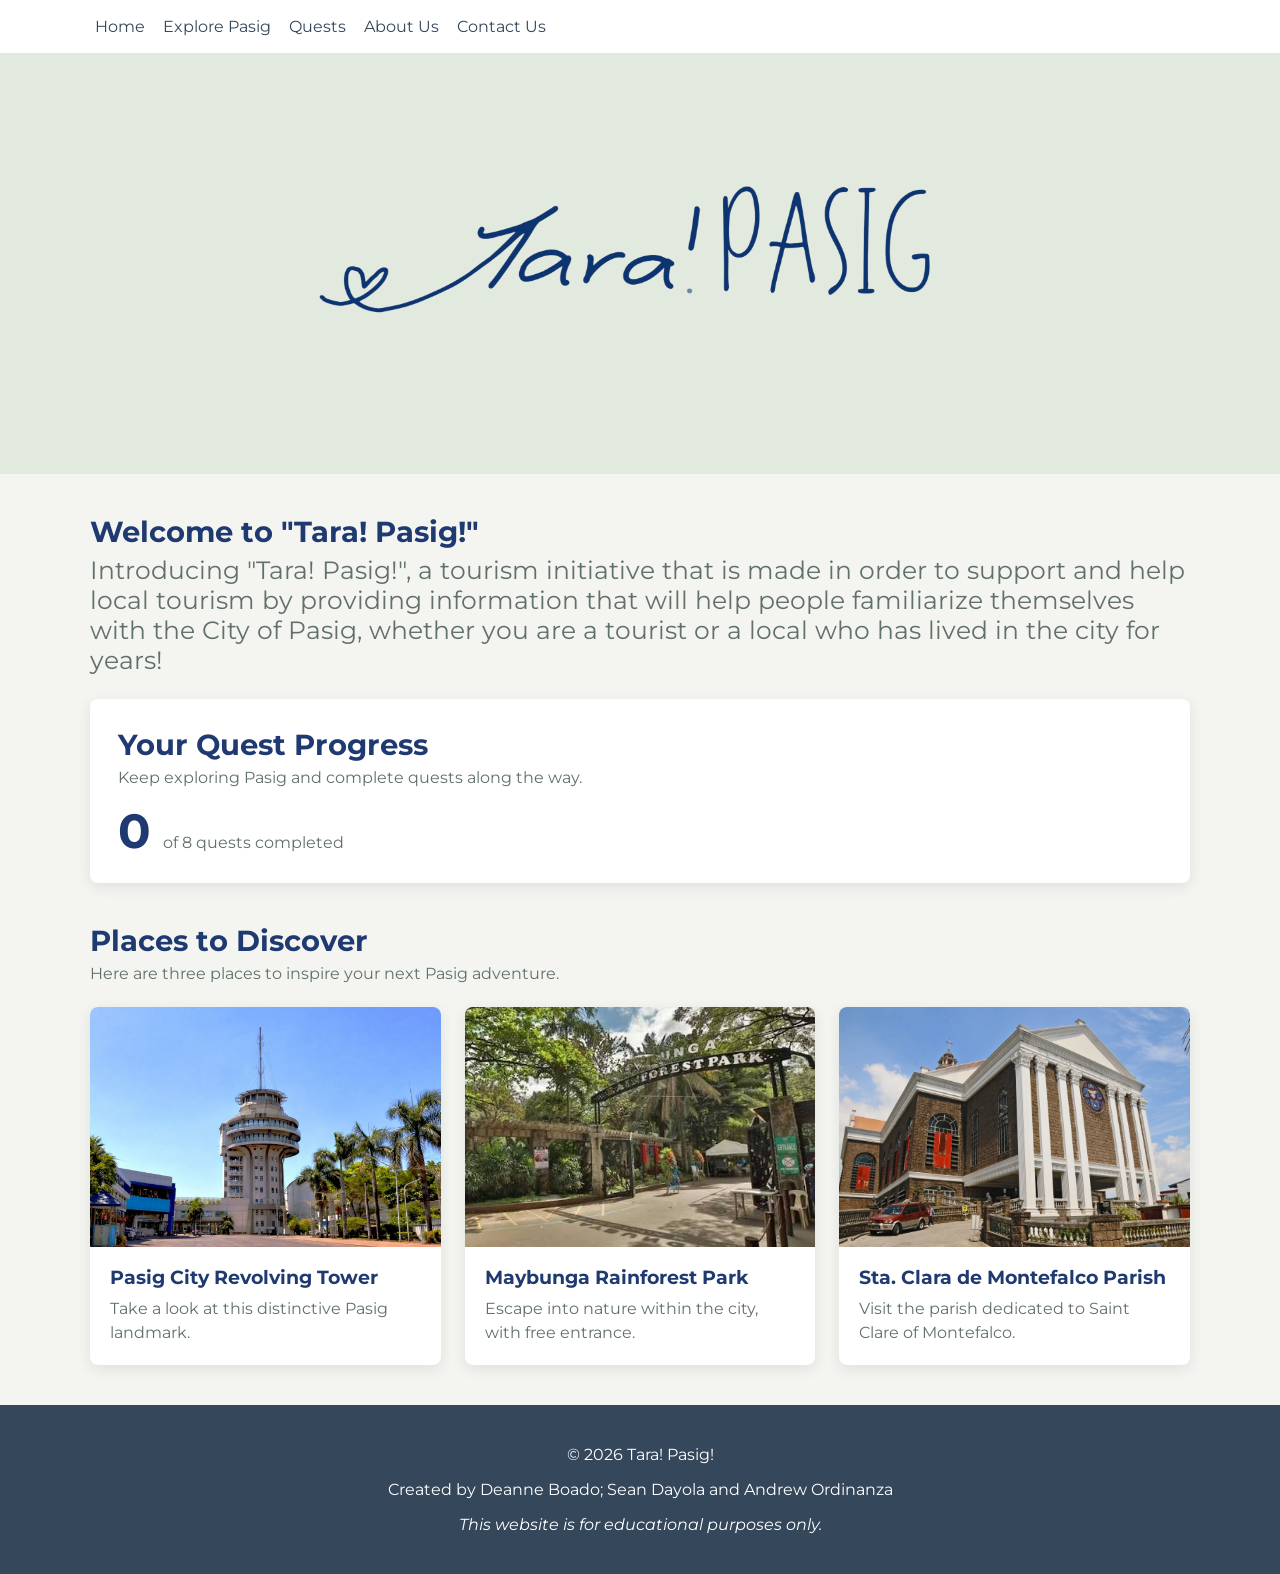
<file: index.html>
<!DOCTYPE html>
<html lang="en">
<head>
    <meta charset="UTF-8">
    <meta name="viewport" content="width=device-width, initial-scale=1">
    <title>Tara! Pasig! | Home</title>
    <link rel="stylesheet" href="common.css">
    <link rel="preconnect" href="https://fonts.googleapis.com">
    <link rel="preconnect" href="https://fonts.gstatic.com" crossorigin>
    <link href="https://fonts.googleapis.com/css2?family=Intel+One+Mono:ital,wght@0,300..700;1,300..700&family=Montserrat:ital,wght@0,100..900;1,100..900&family=Raleway:ital,wght@0,100..900;1,100..900&display=swap" rel="stylesheet">
</head>
<body class="home-page">
    <nav class="site-nav" aria-label="Main navigation">
        <a href="index.html" aria-current="page">Home</a>
        <a href="explore.html">Explore Pasig</a>
        <a href="quests.html">Quests</a>
        <a href="aboutus.html">About Us</a>
        <a href="contactus.html">Contact Us</a>
    </nav>

    <header class="home-hero">
        <h1 class="visually-hidden">Tara! Pasig!</h1>
        <img src="src/TaraPasig.png" alt="Tara! Pasig!">
    </header>

    <main>
        <section class="gallery-section">
            <div class="section-heading">
                <h2 id = "destinations-title">Welcome to "Tara! Pasig!"</h2>
                <p style="font-size: 25px">Introducing "Tara! Pasig!", a tourism initiative that is made in order to support and help 
                    local tourism by providing information that will help people familiarize themselves with the City of Pasig, whether you are a tourist or a local who has lived in the city for years!</p>
            </div>      
        </section>

        <section class="home-progress" aria-labelledby="progress-title">
            <div class="section-heading">
                <h2 id="progress-title">Your Quest Progress</h2>
                <p>Keep exploring Pasig and complete quests along the way.</p>
            </div>
            <p class="home-progress-count">
                <span id="homeQuestCount">0</span>
                <span>of <span id="homeQuestTotal">0</span> quests completed</span>
            </p>
        </section>

        <section class="gallery-section" aria-labelledby="destinations-title">
            <div class="section-heading">
                <h2 id="destinations-title">Places to Discover</h2>
                <p>Here are three places to inspire your next Pasig adventure.</p>
            </div>
            <div class="gallery" id="featuredLocations"></div>
        </section>
    </main>

    <footer>
        <p>© 2026 Tara! Pasig!</p>
        <p>Created by Deanne Boado; Sean Dayola and Andrew Ordinanza</p>
        <p><i>This website is for educational purposes only.</i></p>
    </footer>

    <script>
        const questIds = [
            "nature-trip",
            "Add-to-Cart",
            "Victor(y)!!!",
            "bless-you",
            "bless-you-two",
            "Ikot-Ikot yarn",
            "pasig-city-museo",
            "Tara! Takbo!"
        ];
        const completedQuests =
            JSON.parse(localStorage.getItem("completedQuests")) || [];
        const completedQuestIds = new Set(
            completedQuests
                .filter(function(quest) {
                    return quest && questIds.includes(quest.id);
                })
                .map(function(quest) {
                    return quest.id;
                })
        );

        document.getElementById("homeQuestCount").textContent =
            completedQuestIds.size;
        document.getElementById("homeQuestTotal").textContent =
            questIds.length;

        const locations = [
            {
                name: "Maybunga Rainforest Park",
                description: "Escape into nature within the city, with free entrance.",
                image: "src/RAVE-1.jpg",
                place: "MaybungaRainforest"
            },
            {
                name: "\"The Victor\" Statue",
                description: "See one of the world's largest art installations.",
                image: "src/The Victor.jpg",
                place: "TheVictor"
            },
            {
                name: "Immaculate Conception Cathedral of Pasig",
                description: "Visit one of the oldest churches in Pasig.",
                image: "src/Immaculate Conception of Pasig.jpg",
                place: "ImmaculateConception"
            },
            {
                name: "Sta. Clara de Montefalco Parish",
                description: "Visit the parish dedicated to Saint Clare of Montefalco.",
                image: "src/Sta. Clara De Montefalco.jpg",
                place: "StaClaraDeMontefalco"
            },
            {
                name: "Pasig City Revolving Tower",
                description: "Take a look at this distinctive Pasig landmark.",
                image: "src/Pasig City Revolving Tower.jpg",
                place: "PasigCityRevolvingTower"
            },
            {
                name: "Mutya ng Pasig Mega Market",
                description: "Browse a variety of goods at the local market.",
                image: "src/Pasig Mega Market.jpg",
                place: "MutyaNgPasigMegaMarket"
            },
            {
                name: "Pasig City Museum",
                description: "Explore Pasig's history and culture.",
                image: "src/Pasig City Museum.jpg",
                place: "PasigCityMuseum"
            },
            {
                name: "PhilSports Arena",
                description: "Visit the multi-purpose sports complex formerly known as ULTRA.",
                image: "src/PhilSports Complex.jpg",
                place: "PhilSportsComplex"
            }
        ];

        for (let index = locations.length - 1; index > 0; index--) {
            const randomIndex = Math.floor(Math.random() * (index + 1));
            [locations[index], locations[randomIndex]] =
                [locations[randomIndex], locations[index]];
        }

        const featuredLocations = document.getElementById("featuredLocations");

        locations.slice(0, 3).forEach(function(location) {
            const card = document.createElement("article");
            card.className = "gallery-card";

            const link = document.createElement("a");
            link.href = "details.html?place=" + encodeURIComponent(location.place);
            link.setAttribute("aria-label", "View details for " + location.name);

            const image = document.createElement("img");
            image.src = location.image;
            image.alt = location.name;
            link.appendChild(image);

            const text = document.createElement("div");
            text.className = "gallery-text";

            const title = document.createElement("h3");
            title.textContent = location.name;

            const description = document.createElement("p");
            description.textContent = location.description;

            text.append(title, description);
            card.append(link, text);
            featuredLocations.appendChild(card);
        });
    </script>
</body>
</html>
</file>
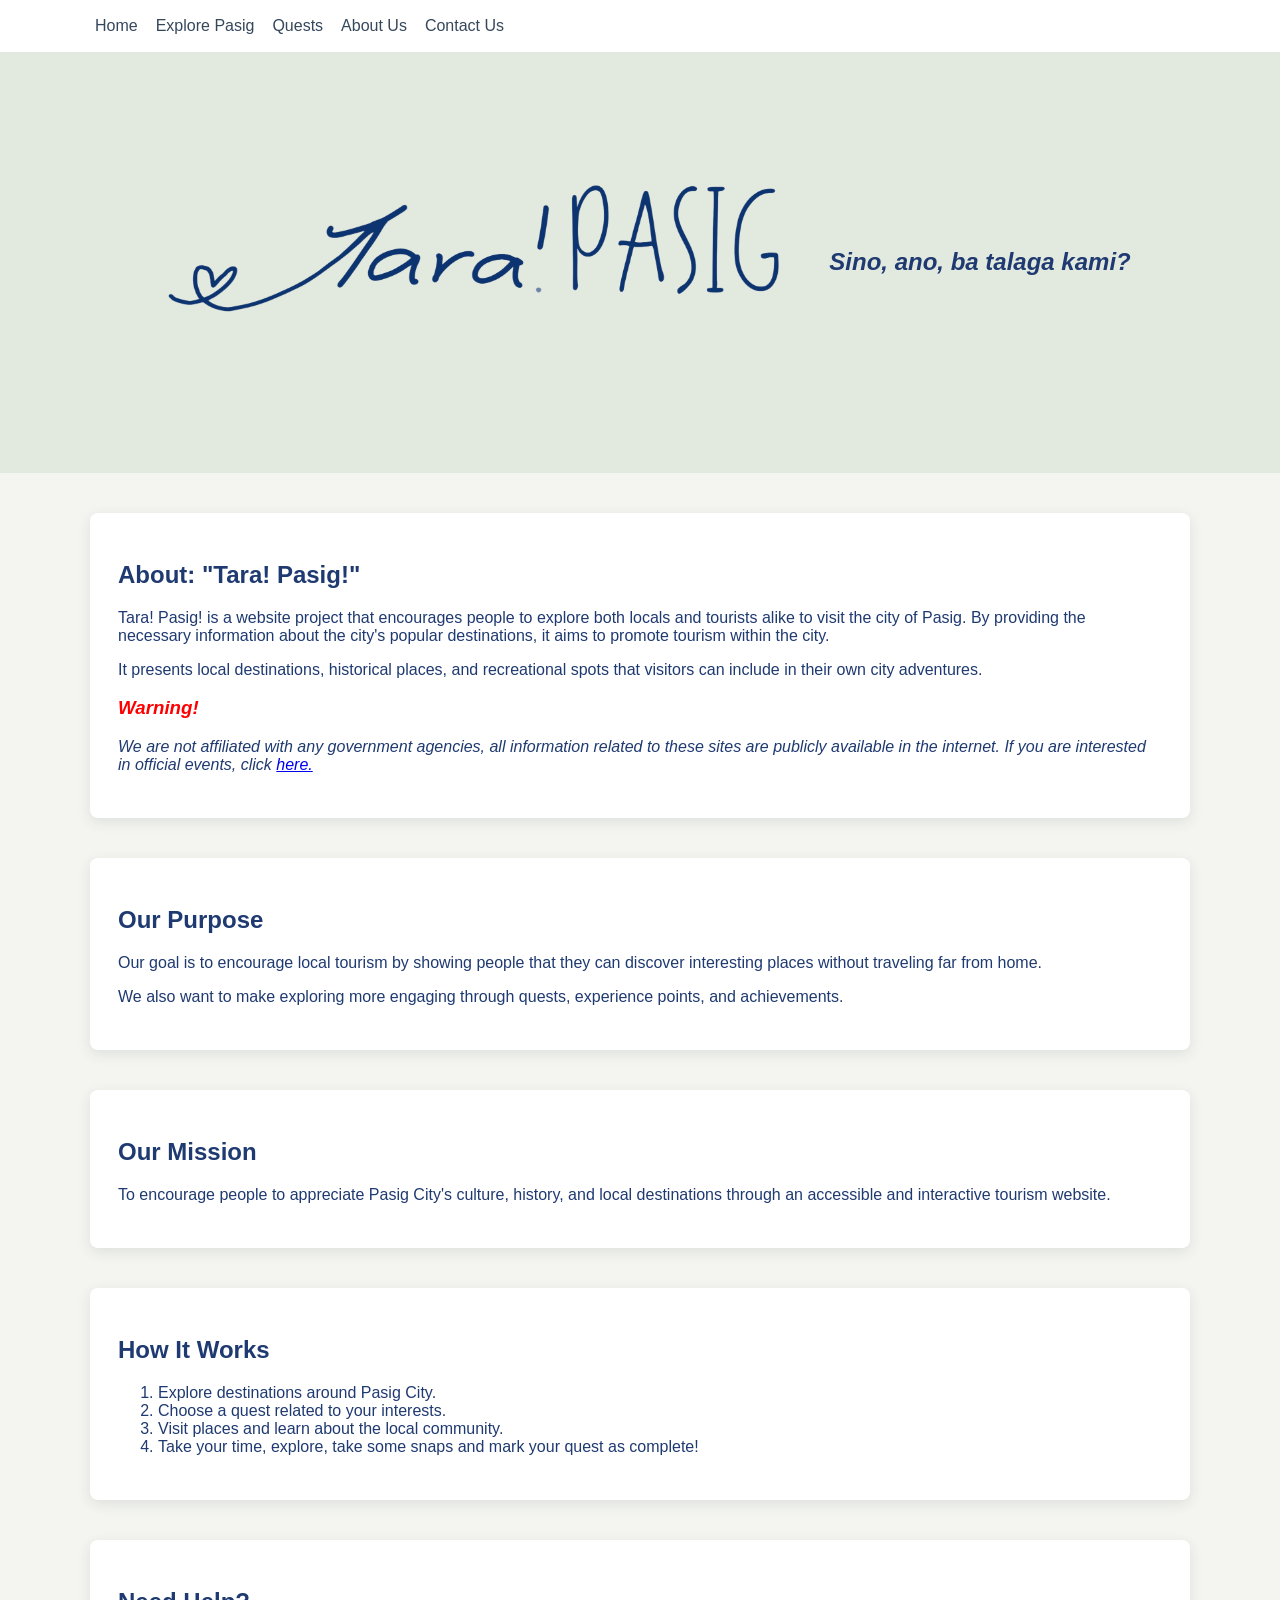
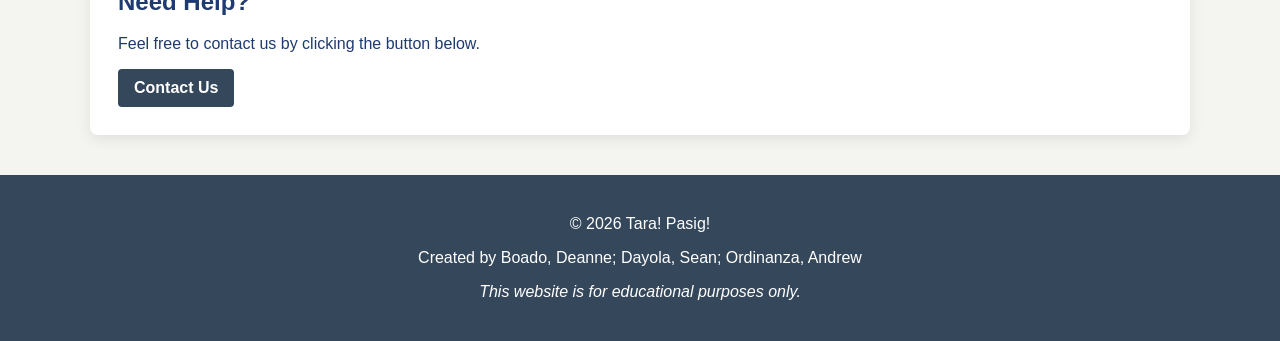
<file: aboutus.html>
<!DOCTYPE html>
<html lang="en">
<head>
    <meta charset="UTF-8">
    <meta name="viewport" content="width=device-width, initial-scale=1.0">
    <title>About Us | Tourist for a Day</title>
    <link rel="stylesheet" href="common.css">
</head>

<body class = "aboutus-page">

    
    <nav class="site-nav" aria-label="Main navigation">
        <a href="index.html">Home</a>
            <a href="explore.html">Explore Pasig</a>
            <a href="quests.html">Quests</a>
            <a href="aboutus.html">About Us</a>
            <a href ="contactus.html">Contact Us</a>
        </nav>

    <header class="home-hero">
        <h1 class="visually-hidden">Tara! Pasig!</h1>
        <img src="src/TaraPasig.png" alt="Tara! Pasig!">
        <h2 style="font-style: italic">Sino, ano, ba talaga kami?</h2>
    </header>

    <main>
        <section class="about-section">
            <h2>About: "Tara! Pasig!"</h2>

            <p>
                Tara! Pasig! is a website project that encourages
                people to explore both locals and tourists alike to visit the city of Pasig.
                By providing the necessary information about the city's popular destinations, it aims
                to promote tourism within the city.
            </p>

            <p>
                It presents local destinations, historical places,
                and recreational spots that visitors can include
                in their own city adventures.
            </p>
            <h3 style="font-style: italic ; color: red;">Warning!</h3>
            <p><em>We are not affiliated with any government agencies, all information related to these sites are publicly available in the internet. If you are interested in official events, click <a href="https://www.facebook.com/CATOPasig/">here.</a></em></p>
        </section>

        <section>
            <h2>Our Purpose</h2>

            <p>
                Our goal is to encourage local tourism by showing
                people that they can discover interesting places
                without traveling far from home.
            </p>

            <p>
                We also want to make exploring more engaging through
                quests, experience points, and achievements.
            </p>
        </section>
        
                <section>
                    <h2>Our Mission</h2>
        
                    <p>
                        To encourage people to appreciate Pasig City's
                        culture, history, and local destinations through
                        an accessible and interactive tourism website.
                    </p>
                </section>

        <section>
            <h2>How It Works</h2>

            <ol>
                <li>Explore destinations around Pasig City.</li>
                <li>Choose a quest related to your interests.</li>
                <li>Visit places and learn about the local community.</li>
                <li>Take your time, explore, take some snaps and mark your quest as complete!</li>
            </ol>
        </section>


       <section>
            <h2>Need Help?</h2>
            <p>Feel free to contact us by clicking the button below.</p>
            <button class= "location-btn" onclick="window.location.href='contactus.html'">Contact Us</button>
       </section>
    </main>

    <footer>
       
        <p>© 2026 Tara! Pasig!</p>
        <p>Created by Boado, Deanne; Dayola, Sean; Ordinanza, Andrew</p>
        <p><i>This website is for educational purposes only.</i></p>
        
    </footer>

</body>
</html>
</file>
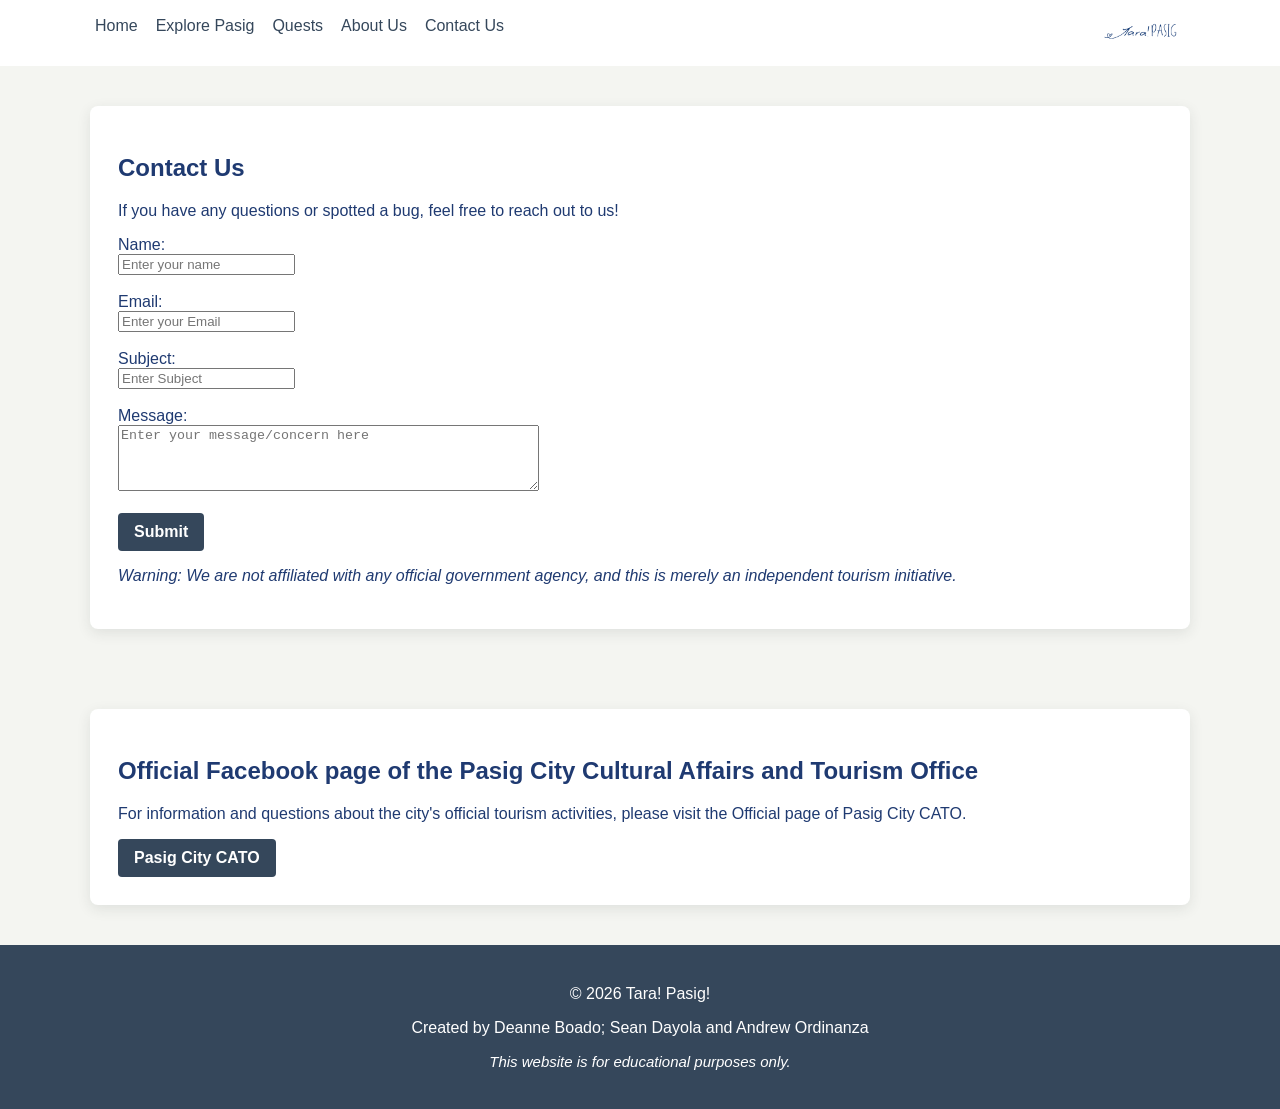
<file: contactus.html>
<!DOCTYPE html>
<html lang="en">
<head>
    <meta charset="UTF-8">
    <meta name="viewport" content="width=device-width, initial-scale=1.0">
    <title>Contact Us | Tara! Pasig!</title>
    <link rel="stylesheet" href="common.css">
</head>
<body class="contact-page">

    <header>
             <nav class="site-nav" aria-label="Main navigation">
            <a href="index.html">Home</a>
            <a href="explore.html">Explore Pasig</a>
            <a href="quests.html">Quests</a>
            <a href="aboutus.html">About Us</a>
            <a href ="contactus.html">Contact Us</a>
            <div class="branding"><img src="src/TaraPasig.png" alt="Tara! Pasig! Logo"></div>
        </nav>
    </header>

    <main>
        <section class = "contact-section">
            <h2>Contact Us</h2>
            <p>If you have any questions or spotted a bug, feel free to reach out to us!</p>

           <div class="message_box">
    <form onsubmit="return false;">
        <label for="name">Name:</label><br>
        <input type="text" id="name" name="name" placeholder="Enter your name"><br><br>
        
        <label for="email">Email:</label><br>
        <input type="email" id="email" name="email" placeholder="Enter your Email"><br><br>

        <label for="subject">Subject:</label><br>
        <input type="text" id="subject" name="subject" placeholder="Enter Subject"><br><br>

        <label for="message">Message:</label><br>
               <textarea id="message" name="message" rows="4" cols="50" placeholder="Enter your message/concern here"></textarea><br><br>

        
        <button class="submit">Submit</button>
        
    </form>
    </div>
            <p><em>Warning: We are not affiliated with any official government agency, and this is merely an independent tourism initiative.</em></p>
        </section>
    </main>
    
    <section class="about-section">

        <h2>Official Facebook page of the Pasig City Cultural Affairs and Tourism Office</h2>
        <p>For information and questions about the city's official tourism activities, please visit the Official page of Pasig City CATO.</p>
        <button class="location-btn" onclick="window.location.href='https://www.facebook.com/CATOPasig/';">Pasig City CATO</button>
    </section>

    <footer>
        <p>© 2026 Tara! Pasig!</p>
        <p>Created by Deanne Boado; Sean Dayola and Andrew Ordinanza</p>
        <p style="font-size: 15px"><i>This website is for educational purposes only.</i></p>
    </footer>

</body>
</html>
</file>
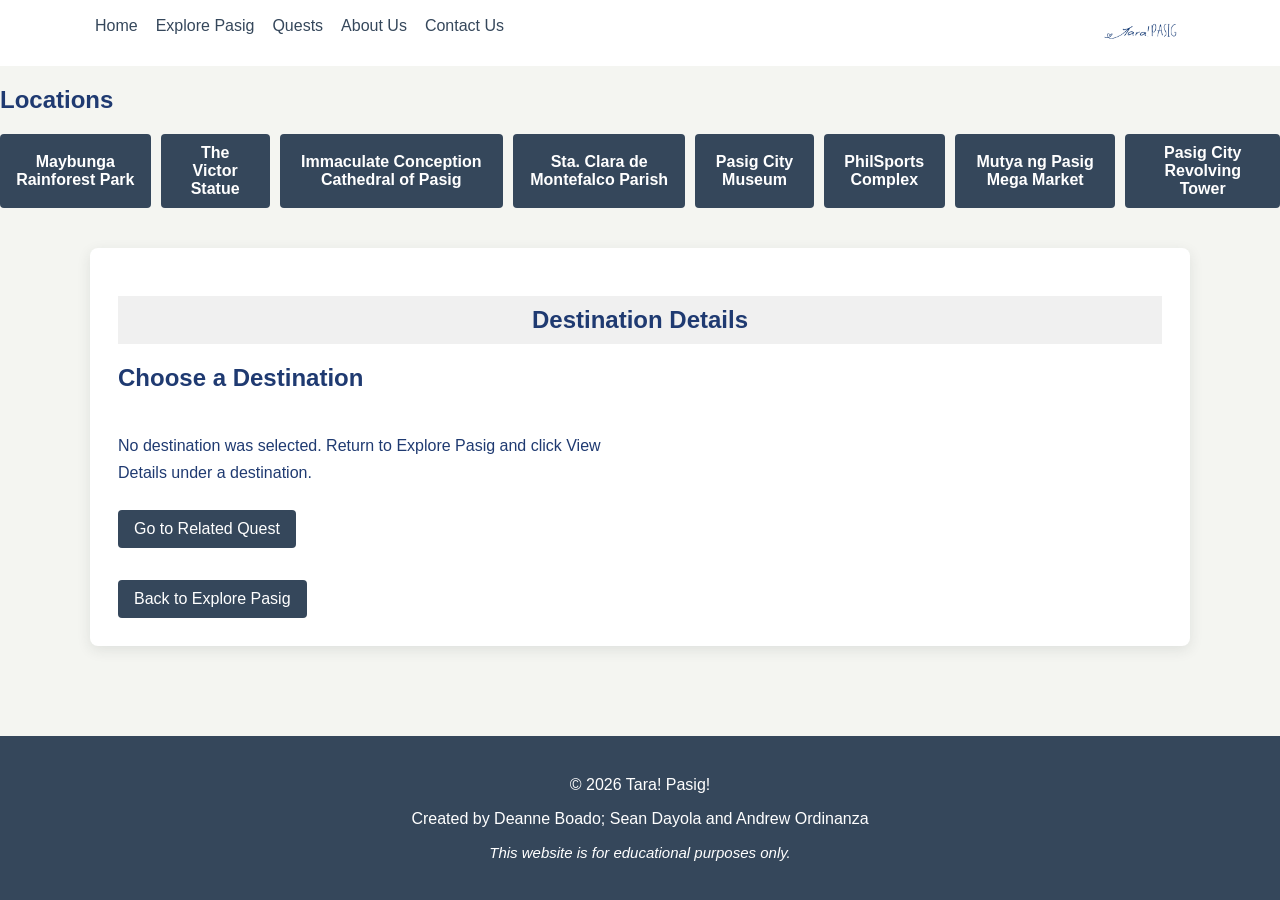
<file: details.html>
<!DOCTYPE html>
<html lang="en">
<head>
    <meta charset="UTF-8">
    <meta name="viewport" content="width=device-width, initial-scale=1.0">
    <title>Destination Details | Tourist for a Day</title>
    <link rel="stylesheet" href="common.css">
</head>
<body class="details-page">

    <header>
        <nav class="site-nav" aria-label="Main navigation">
            <a href="index.html">Home</a>
            <a href="explore.html">Explore Pasig</a>
            <a href="quests.html">Quests</a>
            <a href="aboutus.html">About Us</a>
            <a href ="contactus.html">Contact Us</a>
            <div class="branding"><img src="src/TaraPasig.png" alt="Tara! Pasig! Logo"></div>
        </nav>
    
    </header>

    <section class="location-menu">
        <h2>Locations</h2>
        <div style="display: flex; gap: 10px;">
            <button class="location-btn"><a href="details.html?place=MaybungaRainforest">Maybunga Rainforest Park</a></button>
            <button class="location-btn"><a href="details.html?place=TheVictor">The Victor Statue</a></button>
            <button class="location-btn"><a href="details.html?place=ImmaculateConception">Immaculate Conception Cathedral of Pasig</a></button>
            <button class="location-btn"><a href="details.html?place=StaClaraDeMontefalco">Sta. Clara de Montefalco Parish</a></button>
            <button class="location-btn"><a href="details.html?place=PasigCityMuseum">Pasig City Museum</a></button>
            <button class="location-btn"><a href="details.html?place=PhilSportsComplex">PhilSports Complex</a></button>
            <button class="location-btn"><a href="details.html?place=MutyaNgPasigMegaMarket">Mutya ng Pasig Mega Market</a></button>
            <button class="location-btn"><a href="details.html?place=PasigCityRevolvingTower">Pasig City Revolving Tower</a></button>

        </div>
    </section>

    <main>
        <section class="destination-details">
            <h2 class="details-heading">Destination Details</h2>
            <h2 id="placeName">Destination Details</h2>
            <div class="destination-layout">
                <img id="placeImage" alt="" hidden>
                <div class="destination-copy">
                    <p id="placeDescription"></p>
                    <p id="placeQuest"></p>
                    <p id="placeAddress"></p>
                    <a id="questLink" href="quests.html">Go to Related Quest</a>
                </div>
            </div>
            <a href="explore.html">Back to Explore Pasig</a>
        </section>

    </main>

     <footer>
        <p>© 2026 Tara! Pasig!</p>
        <p>Created by Deanne Boado; Sean Dayola and Andrew Ordinanza</p>
        <p style="font-size: 15px"><i>This website is for educational purposes only.</i></p>
    </footer>

    <script>
        const destinations = {
            TheVictor: {
                name: "'The Victor' Statue",
                description:
                    "The Victor Statue is one of the tallest public art installations around the world, that stands at 60 meters tall. It is a symbol of the indomitable spirit of the Filipino people, In collaboration with renowned Fil-Am artist Jefrё Manuel-Figueras, the art piece is a towering construction that is deemed by the developers as one of the world’s tallest art installation with lighting projection.", 
                src: "src/The Victor.jpg",
                    quest: "Victor(y)!!!",
                    address: "Bridgetowne, Pasig City, Metro Manila"
            },

            MaybungaRainforest: {
                name: "Maybunga Rainforest Park",
                description:
                    "One of the few reamining green spaces in the whole of Metro Manila, the Maybunga Rainforest Park was opened in 1977 ands has gone through several renovations. In its current state, the park now features more facilities for recreational activities and serves as a small ecosystem for various species.",
                src: "src/RAVE-1.jpg",
                quest: "Nature Trip",
                address: "Francisco Legaspi St., Maybunga, Pasig, Metro Manila"
            },

            ImmaculateConception: {
                name: "Immaculate Conception Cathedral of Pasig (Pasig Cathedral)",
                description:
                    "The Immaculate Conception Cathedral, popularly known as Pasig Cathedral, is one of the oldest and most historically significant landmarks in Metro Manila, Philippines. Founded by Augustinian missionaries in 1572, this stone church stands as a majestic symbol of faith, resilience, and colonial heritage in the heart of Pasig City. The cathedral features a striking Baroque architecture blend, characterized by its sturdy bell tower, intricate facade, and a beautifully restored interior that draws both devout pilgrims and heritage enthusiasts. As the seat of the Roman Catholic Diocese of Pasig, it serves not only as a vibrant spiritual sanctuary but also as a quiet refuge from the bustling city surrounding it.",
                    src: "src/Immaculate Conception of Pasig.jpg",
                quest: "Bless you!",
                address: "Plaza Rizal, Malinao Pasig City, Metro Manila "
            },

            StaClaraDeMontefalco: {
                name: "Sta. Clara de Montefalco Parish",
                description:
                    "Formally established as an independent parish in February 1994, it traces its roots back to a Spanish-era visita (chapel) built around the 1800s under the Immaculate Conception Parish",
                    src: "src/Sta. Clara De Montefalco.jpg",
                quest: "Bless you two!",
                address:"C. Raymundo Ave., Brgy. Caniogan Pasig City, Metro Manila"
            },

            PasigCityMuseum: {
                name: "Pasig City Museum",
                description:
                    "The Pasig City Museum is a historic house museum in Pasig, Metro Manila in the Philippines. The museum is housed in the old Concepcion Mansion, owned by the former mayor of Pasig, Don Fortunato Cabrera Concepcion who served from 1918 to 1921. This magnificent structure was built as a gift to his wife, Victoria Concepcion. A native of Pasig, architect Felizardo M. Dimanlig, designed this Spanish-Baroque mansion and completed it in 1937.[1] Today, the museum showcases the timeline of the history of Pasig, as well as collections of objects corresponding to periods of historical development of Pasig. It is in the poblacion area, at one end of Plaza Rizal, in Barangay San Jose.",
                    src: "src/Pasig City Museum.jpg",
                quest: "Pasig City Museo",
                address: "Plaza Rizal, Malinao Pasig City, Metro Manila"
            },
            PhilSportsComplex: {
                name: "PhilSports Complex",
                description:
                    "The PhilSports Complex, which offices the Philippine Sports Commission, Philippine Olympic Committee and other national sports associations.",
                    src: "src/PhilSports Complex.jpg",
                quest: "Tara! Takbo!",
                address: "Meralco Ave, Pasig, Metro Manila"
            },
            MutyaNgPasigMegaMarket: {
                name: "Mutya ng Pasig Mega Market",
                description:
                    "A 3-storey public market that was opened in 1974, it holds over 2000 fixed stalls, wherein across each stall sells a variety of goods from RTW Clothing, Fresh meats and small karinderyas",
                    src: "src/Pasig Mega Market.jpg",
                quest: "Add to Cart?",
                address: "Caruncho Complex, 56 Caruncho Ave, Pasig, 1600 Metro Manila"
            },
            PasigCityRevolvingTower: {
                name: "Pasig City Revolving Tower",
                description:
                    "The Pasig Revolving Tower is a 12-storey building that features a revolving restaurant on the top floor, offering panoramic views of the city. It is a popular destination for both locals and tourists looking to enjoy a unique dining experience while taking in the sights of Pasig.",
                    src: "src/Pasig City Revolving Tower.jpg",
                quest: "Ikot-Ikot yarn",
                address: "3 Market Ave, Pasig, Metro Manila"
            }

        };

        const parameters = new URLSearchParams(
            window.location.search
        );

        const selectedPlace = parameters.get("place");

        const destination = destinations[selectedPlace];

        if (destination) {
            const questLink = document.getElementById("questLink");


            document.getElementById("placeName").textContent =
                destination.name;

            const placeImage = document.getElementById("placeImage");
            if (destination.src) {
                placeImage.src = destination.src;
                placeImage.alt = destination.name;
                placeImage.hidden = false;
            }

            document.getElementById("placeDescription").textContent =
                destination.description;

            document.getElementById("placeQuest").textContent =
                "Suggested Quest: " + destination.quest;
            document.getElementById("placeAddress").textContent =
                "Address: " + destination.address;
        } else {
            document.getElementById("placeName").textContent =
                "Choose a Destination";

            document.getElementById("placeDescription").textContent =
                "No destination was selected. Return to Explore Pasig and click View Details under a destination.";
        }
    </script>

</body>
</html>
</file>
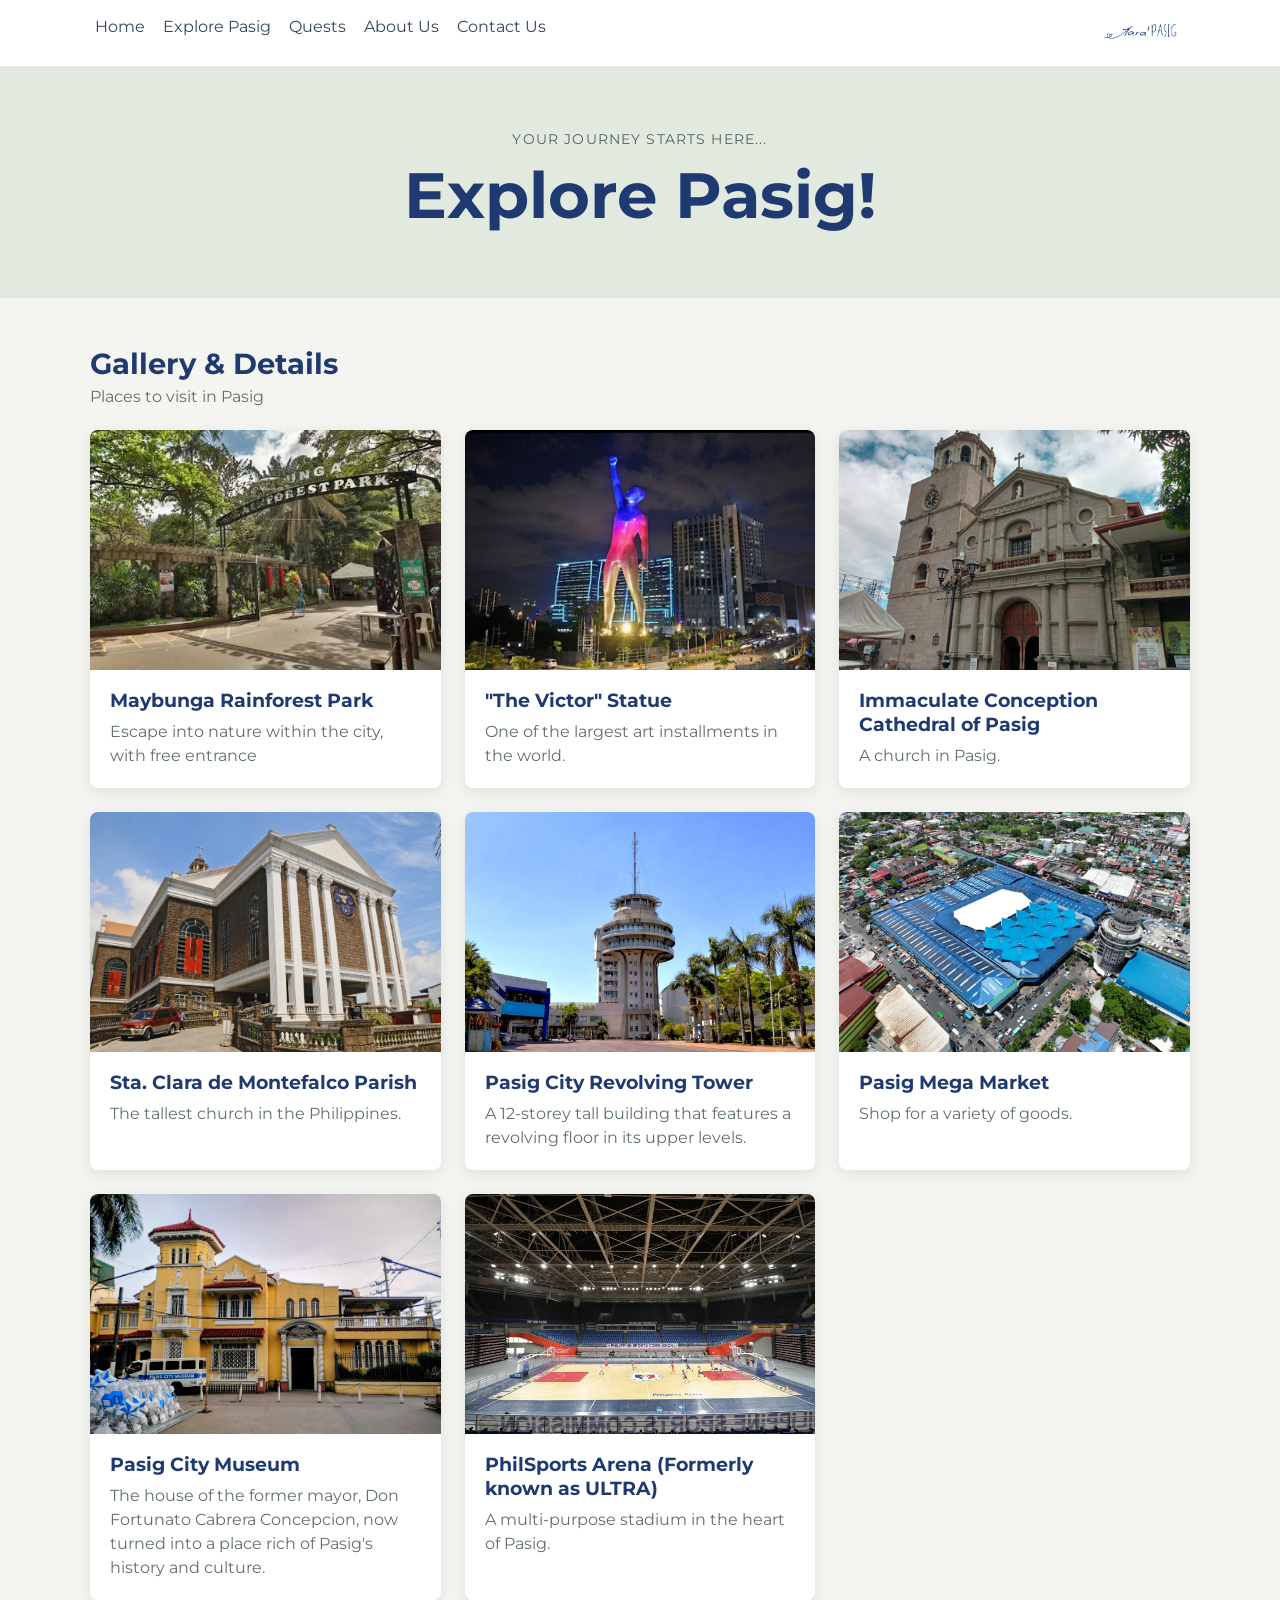
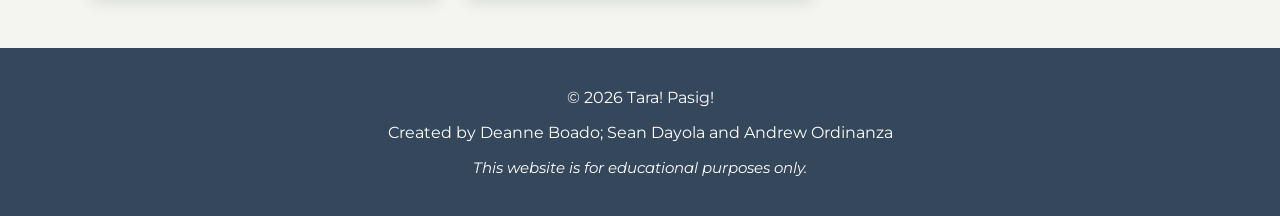
<file: explore.html>
<!DOCTYPE html>
<html lang="en">
    <head>
        <meta charset="UTF-8">
        <meta name="viewport" content="width=device-width, initial-scale=1">
        <title>Tara! Pasig! | Gallery</title>
        <link rel="stylesheet" href="common.css">
        <link rel="preconnect" href="https://fonts.googleapis.com">
<link rel="preconnect" href="https://fonts.gstatic.com" crossorigin>
<link href="https://fonts.googleapis.com/css2?family=Intel+One+Mono:ital,wght@0,300..700;1,300..700&family=Montserrat:ital,wght@0,100..900;1,100..900&family=Raleway:ital,wght@0,100..900;1,100..900&display=swap" rel="stylesheet">
    </head>

    <body>

         <nav class="site-nav" aria-label="Main navigation">
            <a href="index.html">Home</a>
            <a href="explore.html">Explore Pasig</a>
            <a href="quests.html">Quests</a>
            <a href="aboutus.html">About Us</a>
            <a href ="contactus.html">Contact Us</a>
            <div class="branding"><img src="src/TaraPasig.png" alt="Tara! Pasig! Logo"></div>
        </nav>

        <header class="page-header">
            <p class="eyebrow">Your journey starts here...</p>
            <h1>Explore Pasig!</h1>
        </header>

        <main>
            <section id="gallery" class="gallery-section" aria-labelledby="gallery-title">
                <div class="section-heading">
                    <h2 id="gallery-title">Gallery & Details</h2>
                    <p>Places to visit in Pasig</p>
                </div>

                <div class="gallery">
                    <article class="gallery-card">
                        <a href="details.html?place=MaybungaRainforest">
                        <img src="src/RAVE-1.jpg" alt="Green scenery at RAVE - Maybunga Rainforest Park">
                        </a>
                        <div class="gallery-text">
                            <h3>Maybunga Rainforest Park</h3>
                            <p>Escape into nature within the city, with free entrance</p>
                        </div>
                    
                    </article>

                    <article class="gallery-card">
                        <a href = "details.html?place=TheVictor">
                        <img src="src/The Victor.jpg" alt="The Victor Statue">
                        </a>
                        <div class="gallery-text">
                            <h3>"The Victor" Statue</h3>
                            <p>One of the largest art installments in the world.</p>
                        </div>
                    </article>

                    <article class="gallery-card">
                        <a href = "details.html?place=ImmaculateConception">
                        <img src="src/Immaculate Conception of Pasig.jpg" alt="Immaculate Conception Cathedral of Pasig">
                        </a>
                        <div class="gallery-text">
                            <h3>Immaculate Conception Cathedral of Pasig</h3>
                            <p>A church in Pasig.</p>
                        </div>
                    </article>

                      <article class="gallery-card">
                        <a href = "details.html?place=StaClaraDeMontefalco">
                        <img src="src/Sta. Clara De Montefalco.jpg" alt="Sta. Clara de Montefalco Parish">
                        </a>
                        <div class="gallery-text">
                            <h3>Sta. Clara de Montefalco Parish</h3>
                            <p>The tallest church in the Philippines.</p>
                        </div>
                    </article>


                    
                      <article class="gallery-card">
                        <a href = "details.html?place=ImmaculateConception">
                        <img src="src/Pasig City Revolving Tower.jpg" alt="Pasig City Revolving Tower">
                        </a>
                        <div class="gallery-text">
                            <h3>Pasig City Revolving Tower</h3>
                            <p>A 12-storey tall building that features a revolving floor in its upper levels.</p>
                        </div>
                    </article>

                    <article class="gallery-card">
                        <a href = "details.html?place=ImmaculateConception">
                        <img src="src/Pasig Mega Market.jpg" alt="Pasig Mega Market">
                        </a>
                        <div class="gallery-text">
                            <h3>Pasig Mega Market</h3>
                            <p>Shop for a variety of goods.</p>
                        </div>
                    </article>

                    <article class="gallery-card">
                        <a href = "details.html?place=ImmaculateConception">
                        <img src="src/Pasig City Museum.jpg" alt="Pasig City Museum">
                        </a>
                        <div class="gallery-text">
                            <h3>Pasig City Museum</h3>
                            <p>The house of the former mayor, Don Fortunato Cabrera Concepcion, now turned into a place rich of Pasig's history and culture.</p>
                        </div>
                    </article>
                    
                    <article class="gallery-card">
                        <a href = "details.html?place=ImmaculateConception">
                        <img src="src/PhilSports Complex.jpg" alt="PhilSports Complex">
                        </a>
                        <div class="gallery-text">
                            <h3>PhilSports Arena (Formerly known as ULTRA)</h3>
                            <p>A multi-purpose stadium in the heart of Pasig.</p>
                        </div>
                    </article>    

                </div>
            </section>

        </main>

        <footer>
        <p>© 2026 Tara! Pasig!</p>
        <p>Created by Deanne Boado; Sean Dayola and Andrew Ordinanza</p>
        <p style="font-size: 15px"><i>This website is for educational purposes only.</i></p>
    </footer>

    </body>
</html>
</file>
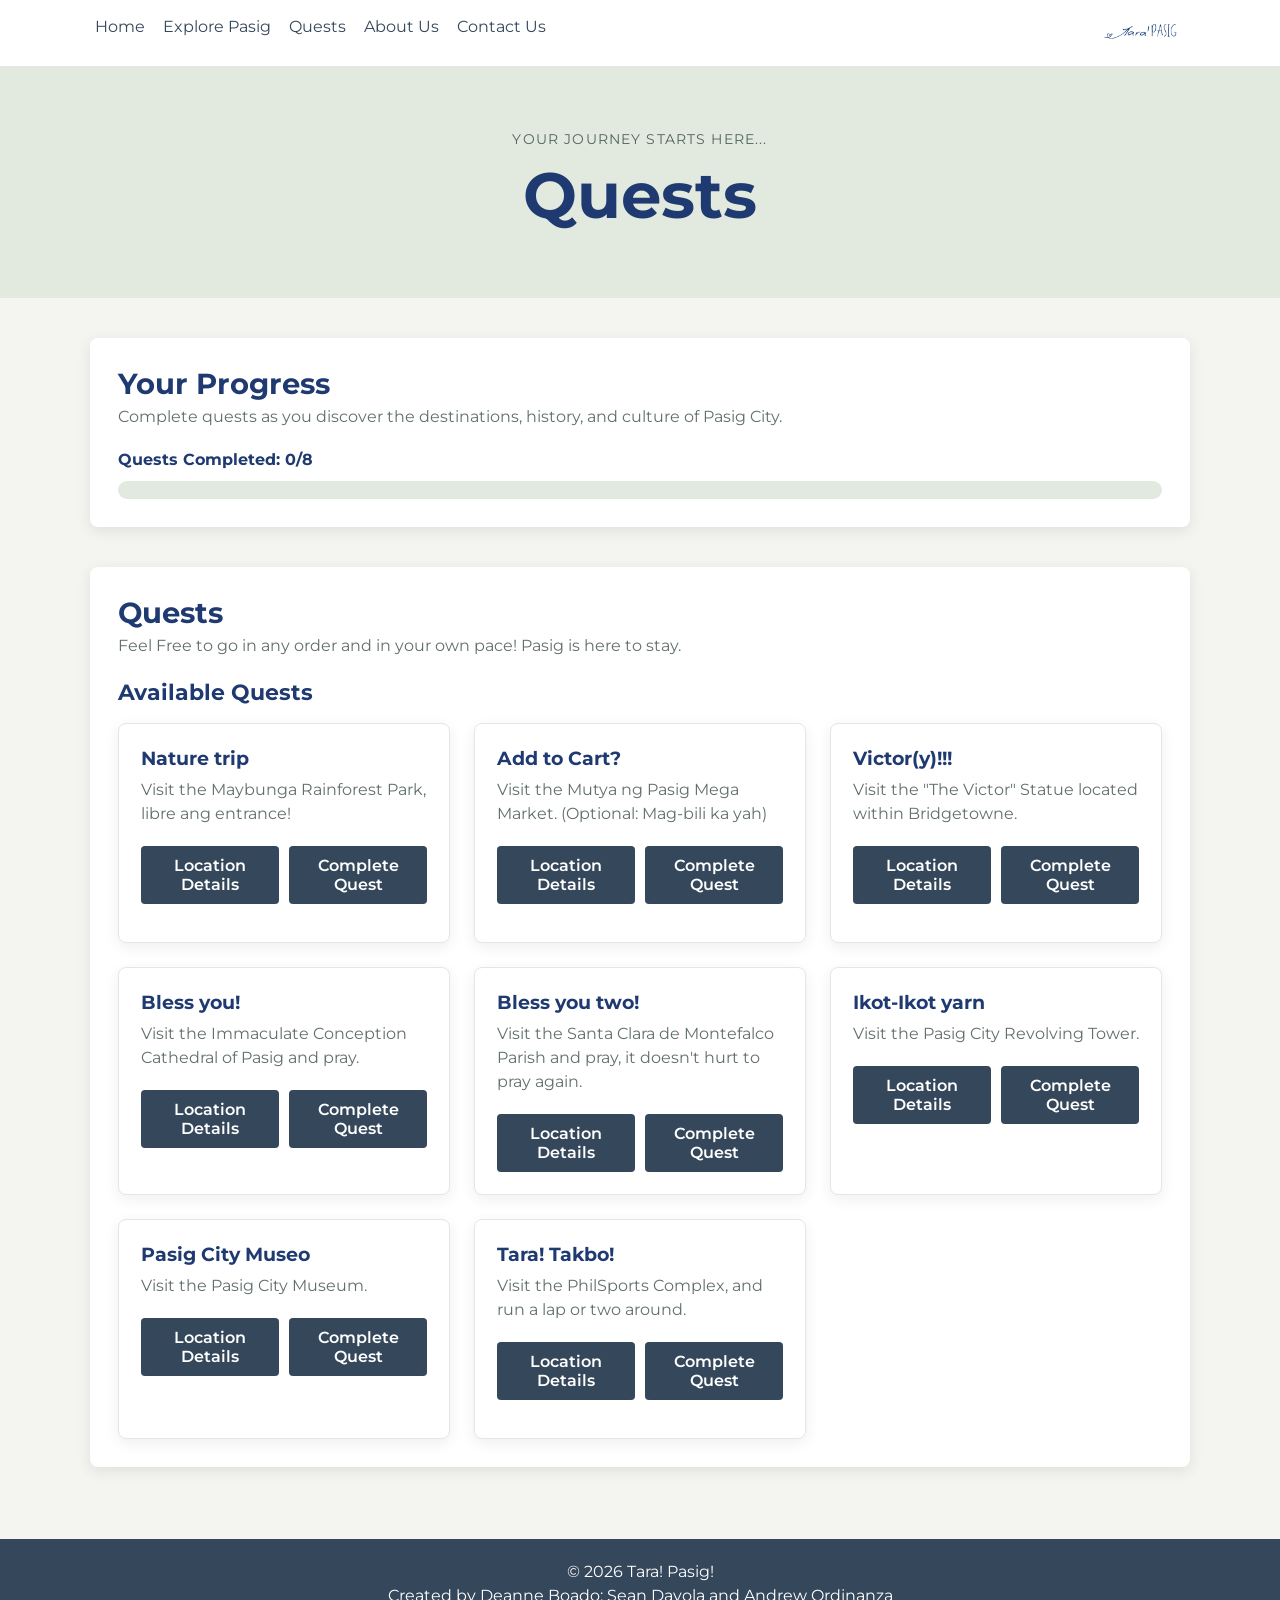
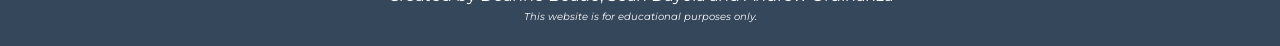
<file: quests.html>
<!DOCTYPE html>
<html lang="en">
<head>
    <meta charset="UTF-8">
    <meta name="viewport" content="width=device-width, initial-scale=1.0">
    <title>Tara! Pasig! | Quests</title>
    <link rel="stylesheet" href="common.css">
    <link rel="preconnect" href="https://fonts.googleapis.com">
    <link rel="preconnect" href="https://fonts.gstatic.com" crossorigin>
    <link href="https://fonts.googleapis.com/css2?family=Intel+One+Mono:ital,wght@0,300..700;1,300..700&family=Montserrat:ital,wght@0,100..900;1,100..900&family=Raleway:ital,wght@0,100..900;1,100..900&display=swap" rel="stylesheet">
</head>
<body class="quests-page">

    <nav class="site-nav" aria-label="Main navigation">
        <a href="index.html">Home</a>
        <a href="explore.html">Explore Pasig</a>
        <a href="quests.html">Quests</a>
        <a href="aboutus.html">About Us</a>
        <a href ="contactus.html">Contact Us</a>
        <div class="branding"><img src="src/TaraPasig.png" alt="Tara! Pasig! Logo"></div>
    </nav>

    <header class="page-header">
        <p class="eyebrow">Your journey starts here...</p>
        <h1>Quests</h1>
    </header>

    <main>
        <section class="quest-summary" aria-labelledby="progress-title">
            <div class="section-heading">
                <h2 id="progress-title">Your Progress</h2>
                <p>Complete quests as you discover the destinations, history, and culture of Pasig City.</p>
            </div>
            <h3>Quests Completed: <span id="completedCount">0</span>/<span id="questTotal">0</span></h3>
            <div id="ProgressBar"
                 role="progressbar"
                 aria-label="Quest completion"
                 aria-valuemin="0"
                 aria-valuemax="0"
                 aria-valuenow="0">
                <div id="Bar"></div>
            </div>
        </section>

        <section class="quests-gallery" aria-labelledby="quests-title">
            
            <div class="section-heading">
                <h2>Quests</h2>
                <p>Feel Free to go in any order and in your own pace! Pasig is here to stay.</p>
            </div>
            <h2 id="quests-title">Available Quests</h2>

            <div class="quest-gallery">
            <article id="nature-trip">
                <h3>Nature trip</h3>
                <p>
                    Visit the Maybunga Rainforest Park, libre ang entrance!
                </p>
                
                <div style="display: flex; gap: 10px;">
                    <button class="info-button">
                        <a href="details.html?place=MaybungaRainforest" target="_self">
                            Location Details
                        </a>
                    </button>
                <button class="complete-quest"
                        data-id="nature-trip"
                        data-xp="1">
                    Complete Quest
                </button>
                </div>
            </article>

            <article id="Add-to-Cart">
                <h3>Add to Cart?</h3>
                <p>
                    Visit the Mutya ng Pasig Mega Market.
                    (Optional: Mag-bili ka yah)
                </p>
                
                <div style="display: flex; gap: 10px;">
                    <button class="info-button">
                        <a href="details.html?place=MutyaNgPasigMegaMarket" target="_self">
                            Location Details
                        </a>
                    </button>
                <button class="complete-quest"
                        data-id="Add-to-Cart"
                        data-xp="1">
                    Complete Quest
                </button>
                </div>
            </article>

            <article id="Victor(y)!!!">
                <h3>Victor(y)!!!</h3>
                <p>
                    Visit the "The Victor" Statue located within Bridgetowne.
                </p>
            
                <div style="display: flex; gap: 10px;">
                    <button class="info-button">
                        <a href="details.html?place=TheVictor" target="_self">
                            Location Details
                        </a>
                    </button>
                <button class="complete-quest"
                        data-id="Victor(y)!!!"
                        data-xp="1">
                    Complete Quest
                </button>
                </div>
            </article>
            

            <article id="bless-you">
                <h3>Bless you!</h3>
                <p>
                    Visit the Immaculate Conception Cathedral of Pasig and pray.
                </p>
                
               <div style="display: flex; gap: 10px;">
                    <button class="info-button">
                        <a href="details.html?place=ImmaculateConception" target="_self">
                            Location Details
                        </a>
                    </button>
                <button class="complete-quest"
                        data-id="bless-you"
                        data-xp="1">
                    Complete Quest
                </button>
                </div>
            </article>

            <article id="bless-you-two">
                <h3>Bless you two!</h3>
                <p>
                    Visit the Santa Clara de Montefalco Parish and pray, it doesn't hurt to pray again.
                </p>
                
                <div style="display: flex; gap: 10px;">
                    <button class="info-button">
                        <a href="details.html?place=StaClaraDeMontefalco" target="_self">
                            Location Details
                        </a>
                    </button>
                <button class="complete-quest"
                        data-id="bless-you-two"
                        data-xp="1">
                    Complete Quest
                </button>
                </div>
            </article>

            <article id="Ikot-Ikot yarn">
                <h3>Ikot-Ikot yarn</h3>
                <p>
                    Visit the Pasig City Revolving Tower.  
                </p>
                
               <div style="display: flex; gap: 10px;">
                    <button class="info-button">
                        <a href="details.html?place=" target="_self">
                            Location Details
                        </a>
                    </button>
                <button class="complete-quest"
                        data-id="Ikot-Ikot yarn"
                        data-xp="1">
                    Complete Quest
                </button>
                </div>
            </article>

            <article id="pasig-city-museo">
                <h3>Pasig City Museo</h3>
                <p>
                    Visit the Pasig City Museum.  
                </p>
                
               <div style="display: flex; gap: 10px;">
                    <button class="info-button">
                        <a href="details.html?place=MaybungaRainforest" target="_self">
                            Location Details
                        </a>
                    </button>
                <button class="complete-quest"
                        data-id="pasig-city-museo"
                        data-xp="1">
                    Complete Quest
                </button>
                </div>
            </article>

            <article id="Tara! Takbo!">
                <h3>Tara! Takbo!</h3>
                <p>
                    Visit the PhilSports Complex, and run a lap or two around.  
                </p>
                
               <div style="display: flex; gap: 10px;">
                    <button class="info-button">
                        <a href="details.html?place=MaybungaRainforest" target="_self">
                            Location Details
                        </a>
                    </button>
                <button class="complete-quest"
                        data-id="Tara! Takbo!"
                        data-xp="1">
                    Complete Quest
                </button>
                </div>
            </article>

            </div>
        </section>

        <p id="message" aria-live="polite"></p>
    </main>

   <footer>
        <p>© 2026 Tara! Pasig!</p>
        <p>Created by Deanne Boado; Sean Dayola and Andrew Ordinanza</p>
        <p style="font-size: 10px"><i>This website is for educational purposes only.</i></p>
    </footer>



    <script>
const questButtons = document.querySelectorAll(".complete-quest");

function getCompletedQuests() {
    return JSON.parse(localStorage.getItem("completedQuests")) || [];
}

function updateProgress() {
    const completedQuests = getCompletedQuests();
    const completedCount = Array.from(questButtons).filter(function(button) {
        return completedQuests.some(function(quest) {
            return quest.id === button.dataset.id;
        });
    }).length;
    const progressBar = document.getElementById("ProgressBar");
    const progress = questButtons.length === 0
        ? 0
        : (completedCount / questButtons.length) * 100;

    document.getElementById("completedCount").textContent = completedCount;
    document.getElementById("questTotal").textContent = questButtons.length;
    document.getElementById("Bar").style.width = progress + "%";
    progressBar.setAttribute("aria-valuemax", questButtons.length);
    progressBar.setAttribute("aria-valuenow", completedCount);
}

function updateQuestButtons() {
    const completedQuests = getCompletedQuests();

    questButtons.forEach(function(button) {
        const questCard = button.closest("article");
        const questId = button.dataset.id;

        const isCompleted = completedQuests.some(function(quest) {
            return quest.id === questId;
        });

        button.textContent = isCompleted ? "Undo Completion" : "Complete Quest";
        button.setAttribute("aria-pressed", isCompleted);
        button.disabled = false;
        questCard.dataset.status = isCompleted ? "completed" : "incomplete";
    });
}

questButtons.forEach(function(button) {
    button.addEventListener("click", function() {
        const questId = button.dataset.id;
        const questXP = Number(button.dataset.xp);

        const completedQuests = getCompletedQuests();

        const alreadyCompleted = completedQuests.some(function(quest) {
            return quest.id === questId;
        });

        if (alreadyCompleted) {
            const remainingQuests = completedQuests.filter(function(quest) {
                return quest.id !== questId;
            });

            localStorage.setItem(
                "completedQuests",
                JSON.stringify(remainingQuests)
            );
        } else {
            completedQuests.push({
                id: questId,
                xp: questXP
            });

            localStorage.setItem(
                "completedQuests",
                JSON.stringify(completedQuests)
            );
        }

        updateQuestButtons();
        updateProgress();
    });
});

updateQuestButtons();
updateProgress();
    </script>

</body>
</html>
</file>
<file: common.css>
* {
    box-sizing: border-box;
}

/* Shared color palette */
:root {
    --green: #164B35;
    --yellow: #F5C542;
    --blue: #2876B8;
    --cream: #F7F5EB;
    --white: #FFFFFF;
    --text: #26352D;
}

/*  Global style */
body {
    margin: 0;
    color: #1F3A71;
    background: #f4f5f1;
    font-family: "Montserrat", sans-serif;
    display: flex;
    flex-direction: column;
    min-height: 100vh;
}

main {
    flex: 1;
}


/* Top Heading */

.site-nav {
    display: flex;
    gap: 8px;
    padding: 12px max(24px, calc((100% - 1100px) / 2));
    background: #fff;
    position: sticky;
    top: 0;
}

.branding {
    display: flex;
    align-items: center;
    margin-left: auto;
    padding: 0 8px;
    color: #fff;
    font-size: 1.2rem;
}

.branding img {
    display: block;
    width: auto;
    height: 42px;
    max-width: 180px;
    object-fit: contain;
}

.site-nav a {
    padding: 5px 5px;
    color: #35475b;
    text-decoration: none;
}



.site-nav a:hover,
.site-nav a:focus-visible {
    background: #5b7ab8;
    border-radius: 4px;
    transition: 250ms ease;
}

/* Page Headers */

.page-header {
    padding: 64px 24px;
    text-align: center;
    background: #e2e9df;
}

.page-header .eyebrow {
    margin: 0 0 8px;
    color: #52665c;
    font-size: 0.9rem;
    letter-spacing: 0.08em;
    text-transform: uppercase;
}

.page-header h1 {
    margin: 0;
    font-size: clamp(2.25rem, 6vw, 4rem);
}

.gallery-section {
    width: min(1100px, calc(100% - 40px));
    margin: 48px auto;
}

.section-heading {
    margin-bottom: 24px;
}

.section-heading h2 {
    margin: 0 0 6px;
    font-size: 1.8rem;
}

.section-heading p {
    margin: 0;
    color: #617069;
}

.gallery {
    display: grid;
    grid-template-columns: repeat(auto-fit, minmax(min(100%, 280px), 1fr));
    gap: 24px;
}

.gallery-card {
    overflow: hidden;
    background: #fff;
    border-radius: 8px;
    box-shadow: 0 4px 14px rgb(36 51 47 / 10%);
}

.gallery-card img {
    display: block;
    width: 100%;
    height: 240px;
    object-fit: cover;
}

.gallery-text {
    padding: 18px 20px 20px;
}

.gallery-text h3 {
    margin: 0 0 8px;
    font-size: 1.2rem;
}

.gallery-text p {
    margin: 0;
    color: #617069;
    line-height: 1.5;
}


@media (max-width: 600px) {
    header h1 {
        font-size: 26px;
    }

    nav {
        flex-direction: column;
    }

    nav a {
        display: block;
    }

    main {
        width: 94%;
    }

    section {
        padding: 18px;
    }
}

footer {
    padding: 24px;
    text-align: center;
    background: #35475b;
    color: #fff;
    position:static;
}

/* Home page */
.home-page main {
    width: min(1100px, calc(100% - 40px));
    margin: 40px auto;
}

.home-hero {
    display: flex;
    justify-content: center;
    align-items: center;
    min-height: 280px;
    padding: 32px 24px;
    text-align: center;
    background: #e2e9df;
}

.home-hero img {
    display: block;
    width: min(100%, 680px);
    max-height: min(42vh, 360px);
    object-fit: contain;
}

.visually-hidden {
    position: absolute;
    width: 1px;
    height: 1px;
    padding: 0;
    margin: -1px;
    overflow: hidden;
    clip: rect(0, 0, 0, 0);
    white-space: nowrap;
    border: 0;
}

.home-progress {
    margin-bottom: 40px;
    padding: 28px;
    background: #fff;
    border-radius: 8px;
    box-shadow: 0 4px 14px rgb(36 51 47 / 10%);
}

.home-progress .section-heading {
    margin-bottom: 20px;
}

.home-progress-count {
    display: flex;
    align-items: baseline;
    gap: 12px;
    margin: 0;
    color: #617069;
}

.home-progress-count > span:first-child {
    color: #1F3A71;
    font-size: clamp(2rem, 5vw, 3rem);
    font-weight: 700;
    line-height: 1;
}

.home-page .gallery-section {
    width: 100%;
    margin: 0;
}

.home-page .gallery-card > a {
    display: block;
}

.home-page .gallery-card > a:focus-visible {
    outline: 3px solid #2876B8;
    outline-offset: -3px;
}

/* Destination details page */
.details-page .destination-details {
    width: min(1100px, calc(100% - 40px));
    margin: 40px auto;
    padding: 28px;
    background: #fff;
    border-radius: 8px;
    box-shadow: 0 4px 14px rgb(36 51 47 / 10%);
}

.details-page .details-heading {
    padding: 10px;
    text-align: center;
    background: #f0f0f0;
}

.details-page .destination-layout {
    display: grid;
    grid-template-columns: minmax(0, 1fr) minmax(0, 1fr);
    align-items: center;
    gap: 32px;
    margin: 24px 0;
}

.details-page #placeImage {
    display: block;
    width: 100%;
    max-height: 480px;
    object-fit: cover;
    border-radius: 8px;
}

.details-page #placeImage[hidden] {
    display: none;
}

.details-page .destination-copy {
    grid-column: 1;
    grid-row: 1;
}

.details-page .destination-layout > img {
    grid-column: 2;
    grid-row: 1;
}

.details-page .destination-copy p {
    line-height: 1.7;
}

.details-page .destination-details > a,
.details-page .destination-copy > a {
    display: inline-block;
    margin-top: 8px;
    padding: 10px 16px;
    color: #fff;
    text-decoration: none;
    background: #35475b;
    border-radius: 4px;
}

.details-page .destination-details > a:hover,
.details-page .destination-copy > a:hover {
    background: #52665c;
}

button.location-btn{
    padding: 10px 16px;
    color: #fff;
    font: inherit;
    font-weight: 600;
    background: #35475b;
    border: 0;
    border-radius: 4px;
    cursor: pointer;
}
.location-btn:hover:not(:disabled),
.location-btn:focus-visible {
    background: #52665c;
}

.details-page .location-btn a{
    color: #fff;
    text-decoration: none;
}

/* About Us Page*/
.aboutus-page section {
    width: min(1100px, calc(100% - 40px));
    margin: 40px auto;
    padding: 28px;
    background: #fff;
    border-radius: 8px;
    box-shadow: 0 4px 14px rgb(36 51 47 / 10%);

}


/* Quests page */
.quests-page main {
    padding-bottom: 32px;
}

.quests-page .quest-summary,
.quests-page .quests-gallery {
    width: min(1100px, calc(100% - 40px));
    margin: 40px auto;
    padding: 28px;
    background: #fff;
    border-radius: 8px;
    box-shadow: 0 4px 14px rgb(36 51 47 / 10%);
}

.quests-page .quest-summary .section-heading,
.quests-page .quests-gallery .section-heading {
    margin-bottom: 24px;
}

.quests-page .quest-summary h3 {
    margin: 0 0 12px;
    font-size: 1rem;
}

.quests-page #ProgressBar {
    width: 100%;
    height: 18px;
    overflow: hidden;
    background: #e2e9df;
    border-radius: 999px;
}

.quests-page #Bar {
    width: 0;
    height: 100%;
    background: #35475b;
    border-radius: inherit;
    transition: width 250ms ease;
}

.quests-page .quests-gallery > h2 {
    margin: 0 0 18px;
    font-size: 1.35rem;
}

.quests-page .quest-gallery {
    display: grid;
    grid-template-columns: repeat(auto-fit, minmax(min(100%, 260px), 1fr));
    gap: 24px;
}

.quests-page .quest-gallery article {
    display: flex;
    flex-direction: column;
    align-items: flex-start;
    min-height: 220px;
    padding: 22px;
    background: #fff;
    border: 1px solid #e2e9df;
    border-radius: 8px;
    box-shadow: 0 4px 14px rgb(36 51 47 / 8%);
}

.quests-page .quest-gallery article h3 {
    margin: 0 0 8px;
    font-size: 1.2rem;
}

.quests-page .quest-gallery article p {
    margin: 0 0 20px;
    color: #617069;
    line-height: 1.5;
}

.quests-page .complete-quest,
.quests-page .info-button {
    margin-top: auto;
    padding: 10px 16px;
    color: #fff;
    font: inherit;
    font-weight: 600;
    background: #35475b;
    border: 0;
    border-radius: 4px;
    cursor: pointer;
}

.quests-page .complete-quest:hover:not(:disabled),
.quests-page .complete-quest:focus-visible,
.quests-page .info-button:hover,
.quests-page .info-button:focus-visible {
    background: #52665c;
}

.quests-page .complete-quest[aria-pressed="true"] {
    color: #35475b;
    background: #e2e9df;
}

.quests-page .complete-quest[aria-pressed="true"]:hover,
.quests-page .complete-quest[aria-pressed="true"]:focus-visible {
    background: #cbd8c8;
}

.quests-page .complete-quest:focus-visible,
.quests-page .info-button:focus-visible {
    outline: 3px solid #a8bfaa;
    outline-offset: 3px;
}

.quests-page .complete-quest:disabled {
    color: #35475b;
    background: #e2e9df;
    cursor: default;
}

.quests-page .info-button a {
    color: #fff;
    text-decoration: none;
}

.quests-page footer {
    padding: 18px 24px;
    color: #fff;
    text-align: center;
    background: #35475b;
}

.quests-page footer p {
    margin: 5px;
}

/* Contact Us Page */
.contact-page section {
    width: min(1100px, calc(100% - 40px));
    margin: 40px auto;
    padding: 28px;
    background: #fff;
    border-radius: 8px;
    box-shadow: 0 4px 14px rgb(36 51 47 / 10%);
}
 .message_box{
    border-radius: 8px;
    box-sizing: border-box;
}
.submit{
    margin-top: auto;
    padding: 10px 16px;
    color: #fff;
    font: inherit;
    font-weight: 600;
    background: #35475b;
    border: 0;
    border-radius: 4px;
    cursor: pointer;
}


@media (max-width: 600px) {
    

    .quests-page .quest-summary,
    .quests-page .quests-gallery {
        width: calc(100% - 32px);
        margin: 24px auto;
        padding: 20px;
    }

    .details-page .destination-details {
        width: calc(100% - 32px);
        margin: 24px auto;
        padding: 20px;
    }

    .details-page .destination-layout {
        grid-template-columns: 1fr;
        gap: 16px;
    }

    .details-page .destination-layout > img {
        grid-column: 1;
        grid-row: 1;
    }

    .details-page .destination-copy {
        grid-column: 1;
        grid-row: 2;
    }

    .details-page #placeImage {
        max-height: 320px;
    }

    .home-page main {
        width: calc(100% - 32px);
        margin: 24px auto;
    }

    .home-hero {
        min-height: 200px;
        padding: 24px 16px;
    }

    .home-hero img {
        max-height: 220px;
    }

    .home-progress {
        margin-bottom: 28px;
        padding: 20px;
    }
}

@media (max-width: 550px) {
 .destination-grid {
        grid-template-columns: 1fr;
    }

 .destination-controls {
        flex-direction: column;
    }

 .destination-controls input,
    .legacy-page .destination-controls select {
        width: 100%;
    }

.destination-card {
        padding: 16px;
    }
}
</file>
